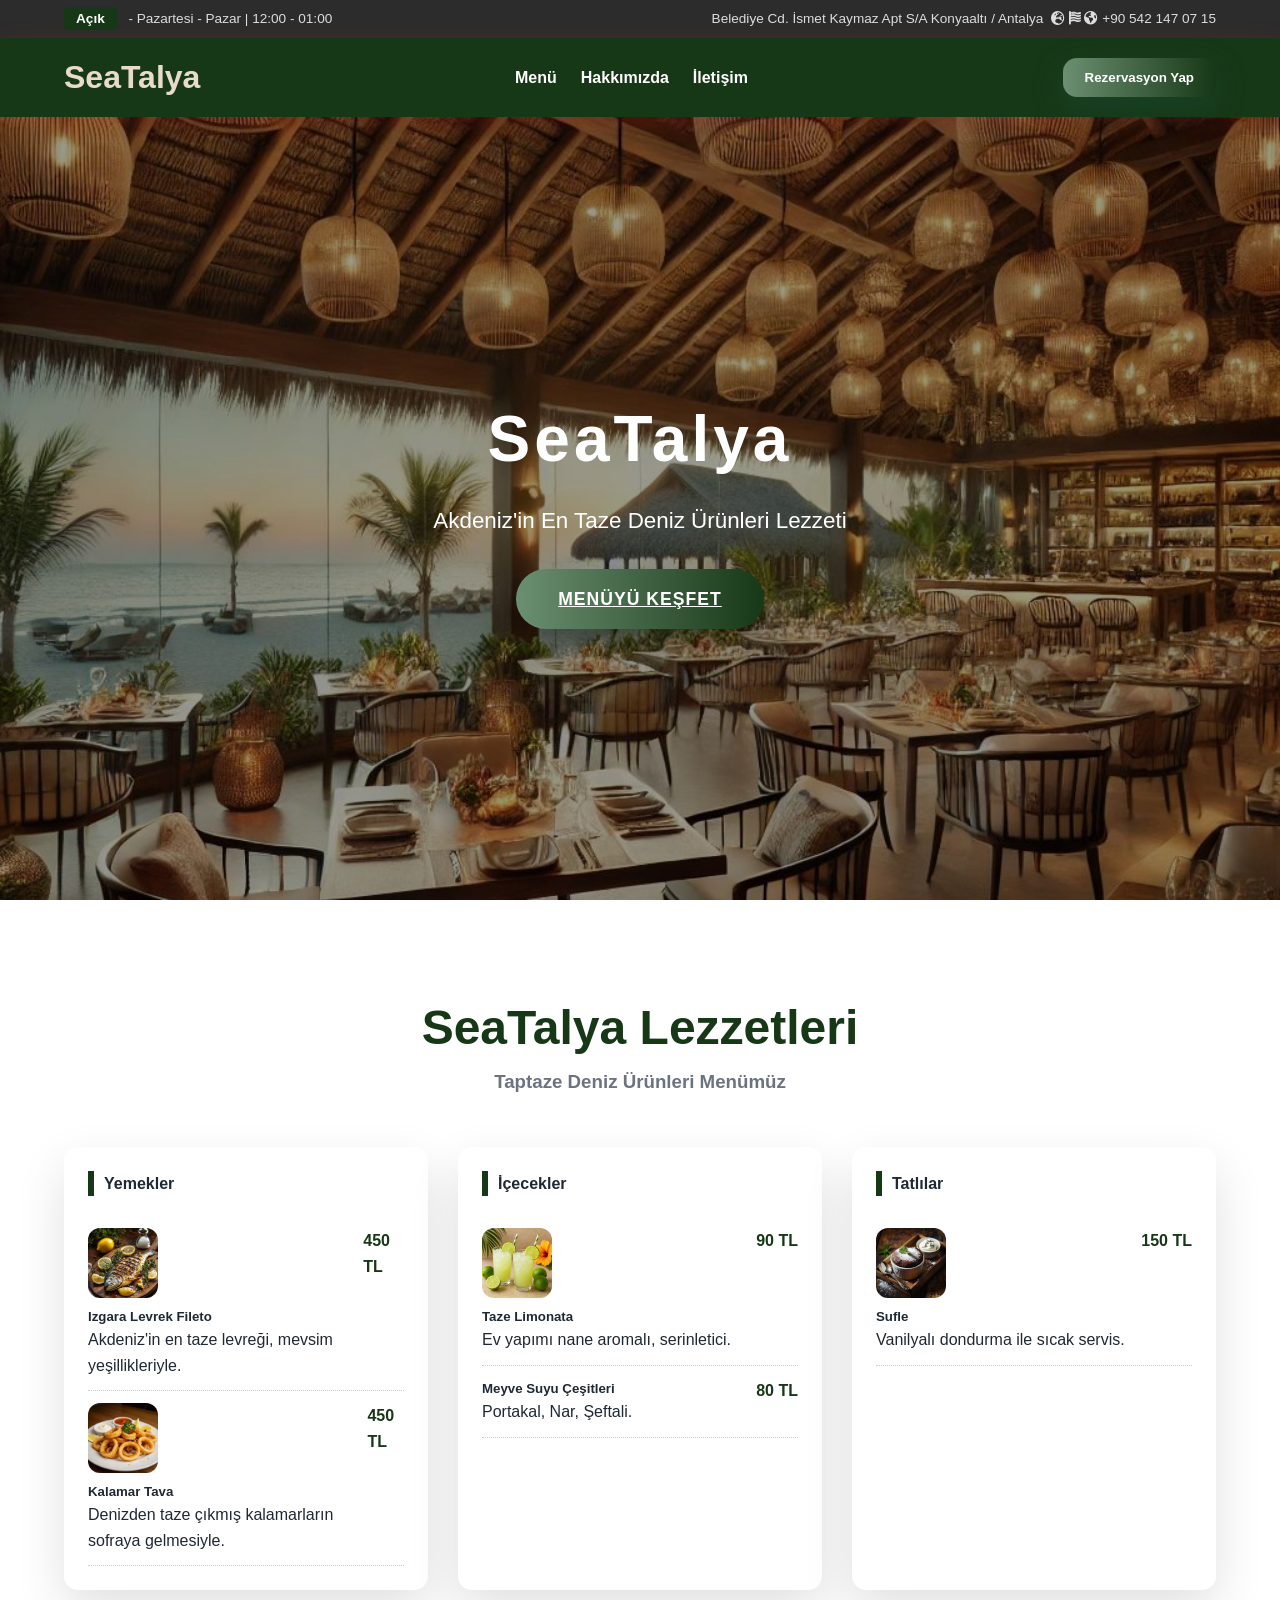
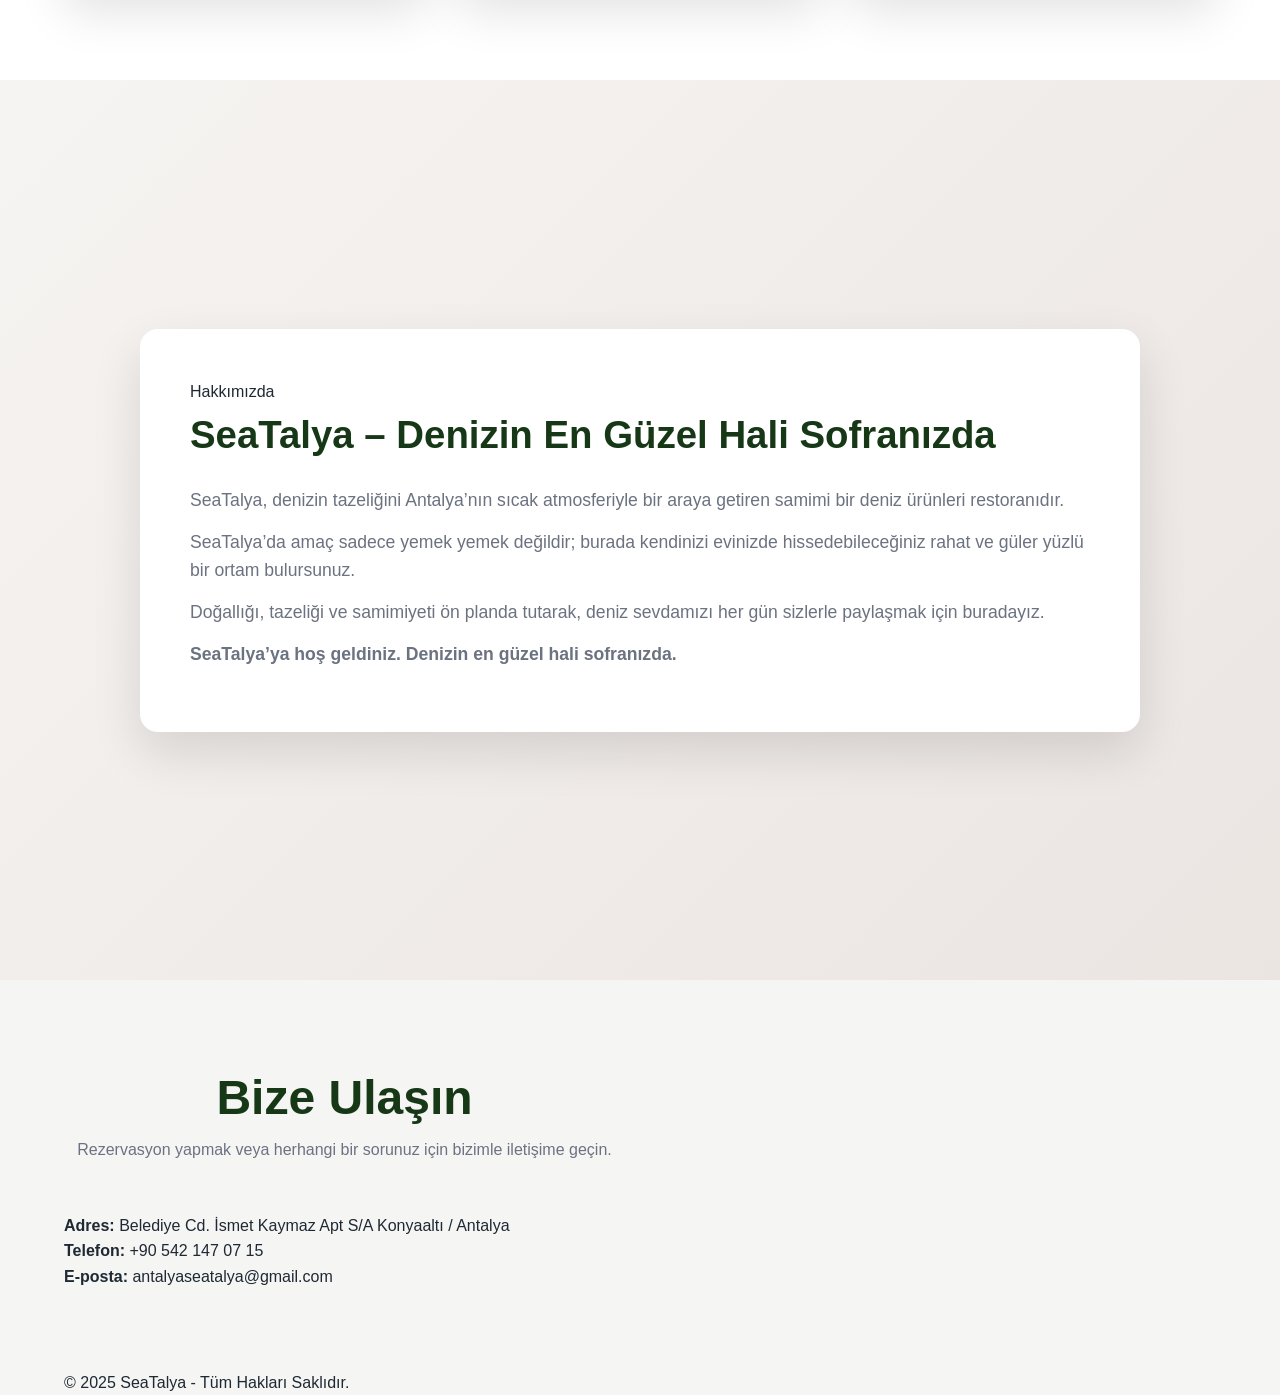
<file: index.html>
<!DOCTYPE html>
<html lang="tr">
<head>
  <meta charset="UTF-8" />
  <meta name="viewport" content="width=device-width, initial-scale=1.0" />
  <link rel="stylesheet"
        href="https://cdnjs.cloudflare.com/ajax/libs/font-awesome/6.5.1/css/all.min.css"
        integrity="sha512-DTOQO9RWCH3ppGqcWaEA1BIZOC6xxalwEsw9c2QQeAIftl+Vegovlnee1c9QX4TctnWMn13TZye+giMm8e2LwA=="
        crossorigin="anonymous" referrerpolicy="no-referrer" />
  <title>SeaTalya - Deniz Ürünleri Restoranı</title>
  <link rel="stylesheet" href="styles/main.css" />
</head>

<body>
  <header id="navbar">
    <div class="top-bar">
      <div class="container top-content">
        <div class="opening-hours">
          <a class="status open">Açık</a> - Pazartesi - Pazar | 12:00 - 01:00
        </div>
        <div class="contact-info">
          <span class="location">Belediye Cd. İsmet Kaymaz Apt S/A Konyaaltı / Antalya</span>
          <span class="language">
            <i class="fa-solid fa-flag-turkey"></i>
            <i class="fa-solid fa-earth-europe"></i>
          </span>
          <span class="language">
            <i class="fa-solid fa-flag-usa"></i>
            <i class="fa-solid fa-earth-americas"></i>
          </span>
          <span class="phone-number">+90 542 147 07 15</span>
        </div>
      </div>
    </div>

    <div class="main-nav-bar">
      <div class="container main-content">
        <div class="logo">SeaTalya</div>
        <nav>
          <ul class="nav-links">
            <li><a href="#menu">Menü</a></li>
            <li><a href="#about">Hakkımızda</a></li>
            <li><a href="#contact">İletişim</a></li>
          </ul>
        </nav>
        <button id="rezervasyonu" class="btn reservation-btn">Rezervasyon Yap</button>
      </div>
    </div>
  </header>

  <main>
    <section id="hero">
      <div class="slider-container">
        <div class="slide active" style="background-image: url('assets/images/rsm1.jpg');">
          <div class="caption">
            <h1>SeaTalya</h1>
            <p>Akdeniz'in En Taze Deniz Ürünleri Lezzeti</p>
            <a href="#menu" class="btn">Menüyü Keşfet</a>
          </div>
        </div>

        <div class="slide" style="background-image: url('assets/images/rsm2.jpg');">
          <div class="caption">
            <h1>Mükemmel Manzara</h1>
            <p>Denize Nazır Huzurlu Bir Yemek Deneyimi</p>
          </div>
        </div>

        <div class="slide" style="background-image: url('assets/images/rsm3.jpg');">
          <div class="caption">
            <h1>Eşsiz Sunumlar</h1>
            <p>Tadına Doyulmaz Balık ve Meze Çeşitleri</p>
          </div>
        </div>
      </div>
    </section>

    <section id="menu">
      <div class="container">
        <h2 class="section-title">SeaTalya Lezzetleri</h2>
        <h3 class="section-subtitle">Taptaze Deniz Ürünleri Menümüz</h3>

        <div class="menu-categories">
          <div class="menu-category" id="food-menu">
            <h4>Yemekler</h4>
            <div class="menu-list">
              <div class="menu-item">
                <div class="item-details">
                  <img src="assets/images/ızgaralevrek.jpg" alt="Izgara Levrek Fileto" class="dish-image" />
                  <div class="item-text">
                    <h5>Izgara Levrek Fileto</h5>
                    <p>Akdeniz'in en taze levreği, mevsim yeşillikleriyle.</p>
                  </div>
                </div>
                <span class="price">450 TL</span>
              </div>

              <div class="menu-item">
                <div class="item-details">
                  <img src="assets/images/kalamartava.jpg" alt="Izgara Çupra" class="dish-image" />
                  <div class="item-text">
                    <h5>Kalamar Tava</h5>
                    <p>Denizden taze çıkmış kalamarların sofraya gelmesiyle.</p>
                  </div>
                </div>
                <span class="price">450 TL</span>
              </div>
            </div>
          </div>

          <div class="menu-category" id="drinks-menu">
            <h4>İçecekler</h4>
            <div class="menu-list">
              <div class="menu-item">
                <div class="item-details">
                  <img src="assets/images/limonata.jpg" alt="Taze Limonata" class="dish-image" />
                  <div class="item-text">
                    <h5>Taze Limonata</h5>
                    <p>Ev yapımı nane aromalı, serinletici.</p>
                  </div>
                </div>
                <span class="price">90 TL</span>
              </div>

              <div class="menu-item">
                <div class="item-details">
                  <div class="item-text">
                    <h5>Meyve Suyu Çeşitleri</h5>
                    <p>Portakal, Nar, Şeftali.</p>
                  </div>
                </div>
                <span class="price">80 TL</span>
              </div>
            </div>
          </div>

          <div class="menu-category" id="desserts-menu">
            <h4>Tatlılar</h4>
            <div class="menu-list">
              <div class="menu-item">
                <div class="item-details">
                  <img src="assets/images/sufle.jpg" alt="Sufle" class="dish-image" />
                  <div class="item-text">
                    <h5>Sufle</h5>
                    <p>Vanilyalı dondurma ile sıcak servis.</p>
                  </div>
                </div>
                <span class="price">150 TL</span>
              </div>
            </div>
          </div>
        </div>
      </div>
    </section>

    <section class="about-section" id="about">
      <div class="about-card">
        <div class="about-subtitle">Hakkımızda</div>
        <h2>SeaTalya – Denizin En Güzel Hali Sofranızda</h2>
        <p>
          SeaTalya, denizin tazeliğini Antalya’nın sıcak atmosferiyle bir araya getiren
          samimi bir deniz ürünleri restoranıdır.
        </p>
        <p>
          SeaTalya’da amaç sadece yemek yemek değildir; burada kendinizi evinizde
          hissedebileceğiniz rahat ve güler yüzlü bir ortam bulursunuz.
        </p>
        <p>
          Doğallığı, tazeliği ve samimiyeti ön planda tutarak, deniz sevdamızı her gün
          sizlerle paylaşmak için buradayız.
        </p>
        <p><strong>SeaTalya’ya hoş geldiniz. Denizin en güzel hali sofranızda.</strong></p>
      </div>
    </section>
    


    <section id="contact">
      <div class="container contact-grid">
        <div class="contact-info-form">
          <h2 class="section-title">Bize Ulaşın</h2>
          <p class="section-subtitle">Rezervasyon yapmak veya herhangi bir sorunuz için bizimle iletişime geçin.</p>

          <div class="details">
            <p><strong>Adres:</strong> Belediye Cd. İsmet Kaymaz Apt S/A Konyaaltı / Antalya</p>
            <p><strong>Telefon:</strong> +90 542 147 07 15</p>
            <p><strong>E-posta:</strong> antalyaseatalya@gmail.com</p>
          </div>

        </div>

       
      </div>
    </section>
    

  </main>

  <footer>
    <div class="container">
      <p>© 2025 SeaTalya - Tüm Hakları Saklıdır.</p>
    </div>
  </footer>

  <script src="scripts/main.js" defer></script>
</body>
</html>
</file>
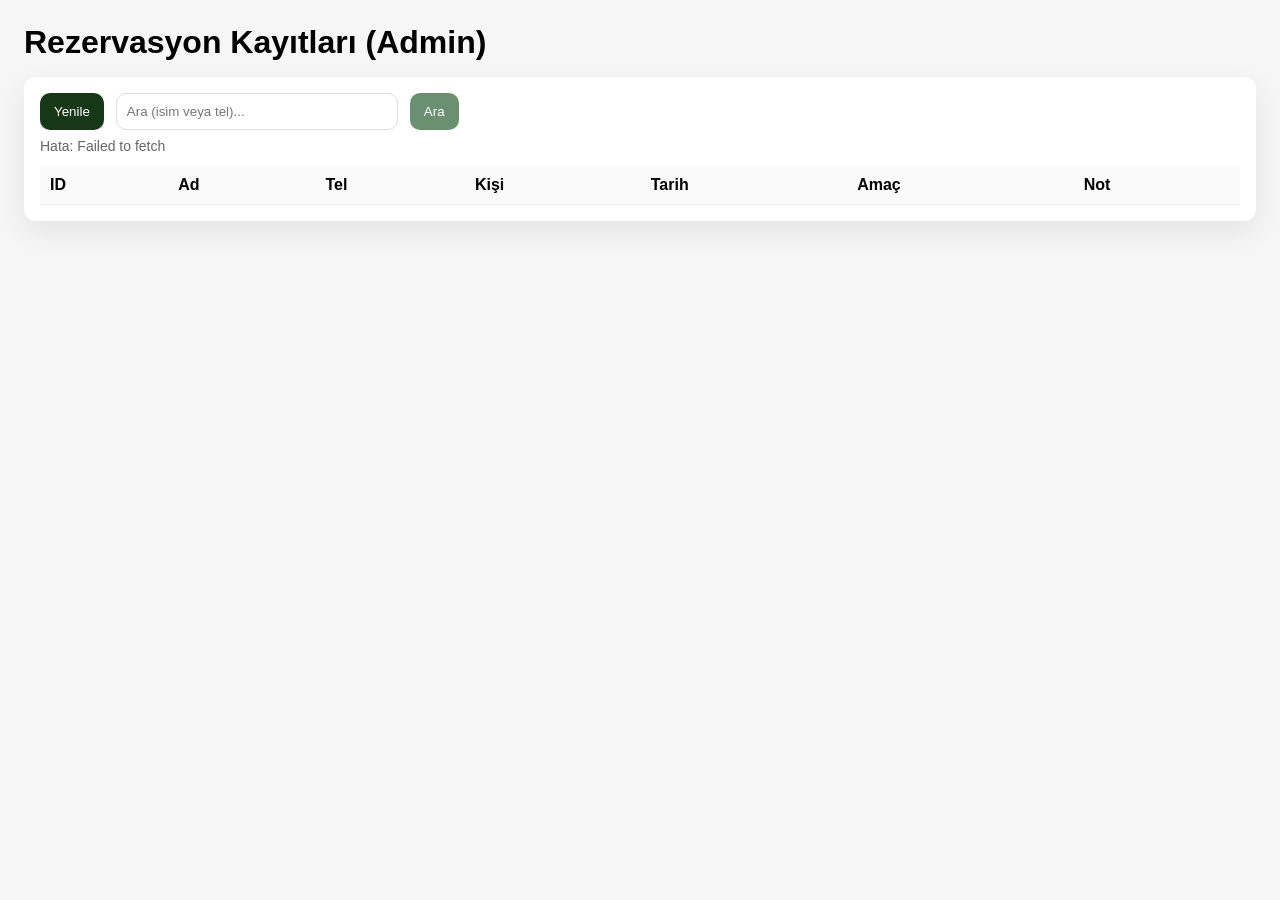
<file: admin.html>
<!doctype html>
<html lang="tr">
<head>
  <meta charset="utf-8" />
  <meta name="viewport" content="width=device-width,initial-scale=1" />
  <title>SeaTalya Admin</title>
  <style>
    body{font-family:Arial,sans-serif;
        margin:24px;
        background:#f6f6f6}
    h1{
        margin:0 0 16px
    }
    .card{
        background:#fff;
        padding:16px;
        border-radius:12px;
        box-shadow:0 10px 30px rgba(0,0,0,.08)
    }
    table{
        width:100%;border-collapse:collapse;
        margin-top:12px
    }
    th,td{
        padding:10px;
        border-bottom:1px solid #eee;
        text-align:left
    }
    th{
        background:#fafafa
    }
    .row{
        display:flex;
        gap:12px;
        flex-wrap:wrap
    }
    input{
        padding:10px;
        border:1px solid #ddd;
        border-radius:10px;
        min-width:260px}
    button{
        padding:10px 14px;
        border:0;
        border-radius:10px;
        cursor:pointer
    }
    .btn{
        background:#173816;
        color:#fff
    }
    .btn2{
        background:#6B8F71;
        color:#fff
    }
    .muted{
        color:#666;
        font-size:14px;
        margin-top:8px
    }
  </style>
</head>
<body>
  <h1>Rezervasyon Kayıtları (Admin)</h1>

  <div class="card">
    <div class="row">
      <button class="btn" id="btnYenile">Yenile</button>
      <input id="q" placeholder="Ara (isim veya tel)..." />
      <button class="btn2" id="btnAra">Ara</button>
    </div>

    <div class="muted" id="durum">Hazır.</div>

    <table>
      <thead>
        <tr>
          <th>ID</th>
          <th>Ad</th>
          <th>Tel</th>
          <th>Kişi</th>
          <th>Tarih</th>
          <th>Amaç</th>
          <th>Not</th>
        </tr>
      </thead>
      <tbody id="tbody"></tbody>
    </table>
  </div>

  <script>
    const API = "http://localhost:3000";

    function fmtDate(x){
      if(!x) return "";
      // DB bazen ISO döndürür: 2025-12-24T21:00:00.000Z
      const d = new Date(x);
      if(!isNaN(d)) return d.toLocaleDateString("tr-TR");
      return x;
    }

    async function getir(url){
      document.getElementById("durum").innerText = "Yükleniyor...";
      const res = await fetch(url);
      if(!res.ok) throw new Error("HTTP " + res.status);
      const data = await res.json();
      tabloBas(data);
      document.getElementById("durum").innerText = "Toplam kayıt: " + data.length;
    }

    function tabloBas(list){
      const tb = document.getElementById("tbody");
      tb.innerHTML = "";
      list.forEach(r => {
        const tr = document.createElement("tr");
        tr.innerHTML = `
          <td>${r.id ?? ""}</td>
          <td>${r.name ?? ""}</td>
          <td>${r.tel ?? ""}</td>
          <td>${r.per ?? ""}</td>
          <td>${fmtDate(r.date)}</td>
          <td>${r.cause ?? ""}</td>
          <td>${r.note ?? ""}</td>
        `;
        tb.appendChild(tr);
      });
    }

    document.getElementById("btnYenile").addEventListener("click", () => {
      getir(API + "/rezTab").catch(err => document.getElementById("durum").innerText = "Hata: " + err.message);
    });

    document.getElementById("btnAra").addEventListener("click", () => {
      const q = document.getElementById("q").value.trim();
      const url = q ? (API + "/form-search?q=" + encodeURIComponent(q)) : (API + "/rezTab");
      getir(url).catch(err => document.getElementById("durum").innerText = "Hata: " + err.message);
    });

    // sayfa açılınca otomatik getir
    getir(API + "/rezTab").catch(err => document.getElementById("durum").innerText = "Hata: " + err.message);
  </script>
</body>
</html>
</file>
<file: styles/main.css>
/* ===================================================== */
/* RESET + TEMEL AYARLAR */
/* ===================================================== */
*{
  margin: 0;
  padding: 0;
  box-sizing: border-box;
}

/* ===================================================== */
/* RENK PALETİ (PROFESYONEL) */
/* ===================================================== */
:root{
  --primary: #173816;      /* Derin deniz yeşili */
  --secondary: #6B8F71;    /* Zeytin yeşili */
  --accent: #E8DCC8;       /* Kum / şampanya */
  --bg: #F5F5F4;           /* Genel arka plan */
  --text-main: #1F2933;
  --text-soft: #6B7280;

  --radius: 18px;
  --shadow: 0 20px 50px rgba(0,0,0,.12);
  --header-h: 120px;
}

body{
  font-family: "Inter", Arial, sans-serif;
  background-color: var(--bg);
  color: var(--text-main);
  line-height: 1.6;
}

/* ===================================================== */
/* GENEL */
/* ===================================================== */
.container{
  width: 90%;
  max-width: 1200px;
  margin: 0 auto;
}

main{
  padding-top: var(--header-h);
}

/* ===================================================== */
/* HEADER / NAVBAR */
/* ===================================================== */
#navbar{
  position: fixed;
  top: 0;
  left: 0;
  width: 100%;
  z-index: 100;
}

/* TOP BAR */
.top-bar{
  background: #2c2c2c;
  color: #ddd;
  font-size: .85em;
  padding: 8px 0;
}

.top-content{
  display: flex;
  justify-content: space-between;
  align-items: center;
  flex-wrap: wrap;
}

.status{
  background: var(--primary);
  color: #fff;
  padding: 4px 12px;
  border-radius: 4px;
  margin-right: 8px;
  font-weight: bold;
}

/* MAIN NAV */
.main-nav-bar{
  background: var(--primary);
  box-shadow: 0 4px 20px rgba(185, 40, 40, 0.25);
  
}

.main-content{
  display: flex;
  justify-content: space-between;
  align-items: center;
  padding: 14px 0;
}

.logo{
  font-size: 2em;
  font-weight: 800;
  color: var(--accent);
}

.nav-links{
  list-style: none;
  display: flex;
  gap: 24px;
}

.nav-links a{
  color: #fff;
  text-decoration: none;
  font-weight: 600;
  transition: color .25s;
}

.nav-links a:hover{
  color: var(--accent);
}

/* ===================================================== */
/* BUTONLAR */
/* ===================================================== */
/* HERO - Menüyü Keşfet Butonu */
#hero .btn{
  background: linear-gradient(90deg, var(--secondary), var(--primary));
  color: #ffffff;
  padding: 16px 42px;
  font-size: 1.1em;
  font-weight: 900;
  letter-spacing: 1px;

  border: none;
  border-radius: 999px; /* hap şeklinde */

  box-shadow: 0 12px 30px rgba(0,0,0,.35);
  text-transform: uppercase;

  transition: transform .2s ease, box-shadow .2s ease, filter .2s ease;
}

/* Hover efekti */
#hero .btn:hover{
  transform: translateY(-3px);
  box-shadow: 0 18px 40px rgba(0,0,0,.45);
  filter: brightness(1.05);
}
.btn{
  cursor: pointer;
  border-radius: 14px;
  font-weight: 800;
  transition: .25s;
}

.reservation-btn{
  background: linear-gradient(90deg, var(--secondary), var(--primary));
  color: #fff;
  padding: 12px 22px;
  border: none;
  box-shadow: 0 10px 30px rgba(28,79,69,.4);
}

.reservation-btn:hover{
  transform: translateY(-2px);
}

/* ===================================================== */
/* HERO / SLIDER */
/* ===================================================== */
#hero{
  height: calc(100vh - var(--header-h));
  position: relative;
  overflow: hidden;
}

.slider-container,
.slide{
  width: 100%;
  height: 100%;
}

.slide{
  position: absolute;
  inset: 0;
  background-size: cover;
  background-position: center;
  opacity: 0;
  transition: opacity 1.2s ease;
}

.slide.active{
  opacity: 1;
}

.slide::after{
  content: "";
  position: absolute;
  inset: 0;
  background: rgba(0,0,0,.4);
}

.caption{
  position: relative;
  z-index: 2;
  height: 100%;
  display: flex;
  flex-direction: column;
  justify-content: center;
  align-items: center;
  color: #fff;
  text-align: center;
}

.caption h1{
  font-size: 4em;
  letter-spacing: 4px;
  box-shadow: #2c2c2c;
}

.caption p{
  font-size: 1.4em;
  margin: 12px 0 30px;
}

/* ===================================================== */
/* MENU */
/* ===================================================== */
#menu{
  padding: 90px 0;
  background: #fff;
}

.section-title{
  text-align: center;
  font-size: 3em;
  color: var(--primary);
}

.section-subtitle{
  text-align: center;
  color: var(--text-soft);
  margin-bottom: 50px;
}

.menu-categories{
  display: flex;
  gap: 30px;
}

.menu-category{
  background: #fff;
  border-radius: 14px;
  padding: 24px;
  box-shadow: var(--shadow);
  flex: 1;
}

.menu-category h4{
  border-left: 6px solid var(--primary);
  padding-left: 10px;
  margin-bottom: 20px;
}

.menu-item{
  display: flex;
  justify-content: space-between;
  padding: 12px 0;
  border-bottom: 1px dotted #ccc;
}

.dish-image{
  width: 70px;
  height: 70px;
  border-radius: 12px;
  object-fit: cover;
}

.price{
  font-weight: bold;
  color: var(--primary);
}

/* ===================================================== */
/* ABOUT – TAM EKRAN */
/* ===================================================== */
#about{
  min-height: 100vh;
  display: flex;
  align-items: center;
  background: linear-gradient(135deg, #f6f4f2, #ebe5e2);
}

.about-card{
  max-width: 1000px;
  margin: auto;
  background: #fff;
  padding: 50px;
  border-radius: var(--radius);
  box-shadow: var(--shadow);
}

.about-card h2{
  font-size: 2.4em;
  color: var(--primary);
  margin-bottom: 20px;
}

.about-card p{
  font-size: 1.1em;
  color: var(--text-soft);
  margin-bottom: 14px;
}

/* ===================================================== */
/* CONTACT */
/* ===================================================== */
.contact-grid{
  display: grid;
  grid-template-columns: 1fr 1fr;
  gap: 30px;
  padding: 80px 0;
}

.contact-form input,
.contact-form textarea{
  width: 100%;
  padding: 14px;
  border-radius: 12px;
  border: 1px solid #ccc;
  margin-bottom: 12px;
}

/* ===================================================== */
/* REZERVASYON SAYFASI */
/* ===================================================== */
.rezervasyon-page{
  min-height: calc(100vh - var(--header-h));
  position: relative;
  padding: 60px 0;
}

/* SLIDER ARKAPLAN */
.rezervasyon-page::before{
  content: "";
  position: fixed;
  inset: 0;
  background-image: var(--bg-img);
  background-size: cover;
  background-position: center;
  filter: blur(12px);
  opacity: .35;
  transform: scale(1.1);
  z-index: 0;
}

.rezervasyon-page::after{
  content: "";
  position: fixed;
  inset: 0;
  background: rgba(28,79,69,.4);
  z-index: 1;
}

.rezervasyon-page > .container{
  position: relative;
  z-index: 2;
}

/* KART */
.rez-card{
  max-width: 1100px;
  margin: auto;
  background: rgba(255,255,255,.88);
  backdrop-filter: blur(8px);
  border-radius: var(--radius);
  box-shadow: var(--shadow);
  overflow: hidden;
}


.rez-header{
  background: linear-gradient(90deg, var(--primary), var(--secondary));
  color: #fff;
  padding: 16px 22px;              /* daha ince */
  display: flex;
  justify-content: space-between;  /* sol başlık - sağ buton */
  align-items: center;
  gap: 12px;
}
.rez-header h1{
  margin: 0;
  font-size: 18px;
  font-weight: 900;
  letter-spacing: .3px;
}
.btn-geri{
  display: inline-flex;
  align-items: center;
  gap: 8px;

  background: rgba(255,255,255,.14);
  color: #fff;
  border: 1px solid rgba(255,255,255,.30);

  padding: 10px 14px;
  border-radius: 12px;
  font-weight: 800;
  cursor: pointer;

  transition: transform .15s ease, background .15s ease, border-color .15s ease;
}

.btn-geri:hover{
  background: rgba(255,255,255,.22);
  border-color: rgba(255,255,255,.45);
  transform: translateY(-1px);
}

.btn-geri:active{
  transform: translateY(0);
}

/* Butonun default focus çizgisini şık yap */
.btn-geri:focus{
  outline: none;
  box-shadow: 0 0 0 4px rgba(232,220,200,.25); /* accent */
}
.rez-body{
  display: grid;
  grid-template-columns: 1fr 1.2fr;
  gap: 28px;
  padding: 28px;
}

.rez-info{
  background: #f9faf9;
  padding: 22px;
  border-left: 6px solid var(--primary);
  border-radius: 14px;
}

.rez-form label{
  font-weight: 700;
  margin: 14px 0 6px;
  display: block;
}

.rez-form input,
.rez-form textarea{
  width: 100%;
  padding: 14px;
  border-radius: 14px;
  border: 1px solid #ccc;
}

.rez-submit{
  margin-top: 20px;
  background: linear-gradient(90deg, var(--secondary), var(--primary));
  color: #fff;
  padding: 14px 28px;
  border-radius: 16px;
  border: none;
  font-weight: 800;
  .rez-submit { position: relative; z-index: 9999; }
  

}

/* ===================================================== */
/* RESPONSIVE */
/* ===================================================== */
@media (max-width: 900px){
  .menu-categories,
  .contact-grid,
  .rez-body{
    grid-template-columns: 1fr;
    flex-direction: column;
  }

  .caption h1{
    font-size: 2.5em;
  }
}
</file>
